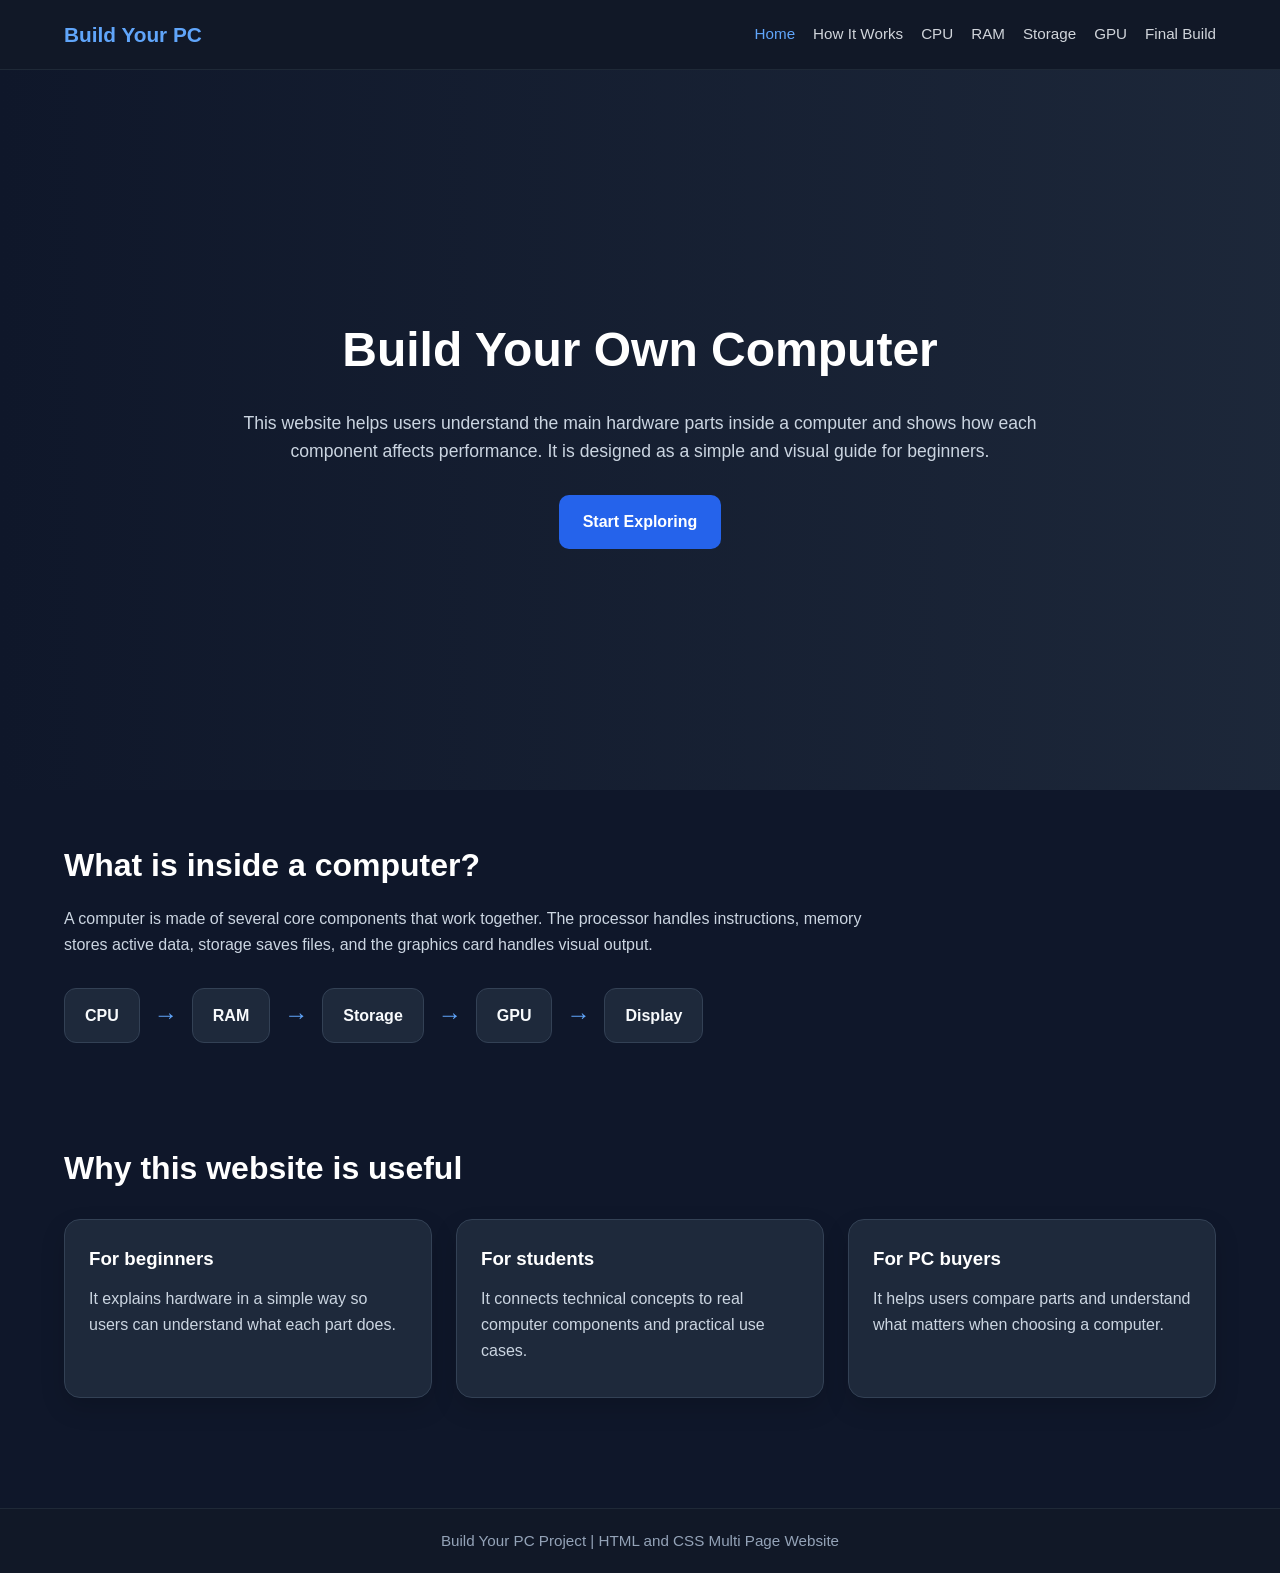
<file: index.html>
<!DOCTYPE html>
<html lang="en">
<head>
  <meta charset="UTF-8" />
  <meta name="viewport" content="width=device-width, initial-scale=1.0" />
  <title>Build Your PC | Home</title>
  <link rel="stylesheet" href="style.css" />
</head>
<body>
  <nav class="navbar">
    <div class="nav-container">
      <div class="logo">Build Your PC</div>
      <div class="nav-links">
        <a href="index.html" class="active">Home</a>
        <a href="how-it-works.html">How It Works</a>
        <a href="cpu.html">CPU</a>
        <a href="ram.html">RAM</a>
        <a href="storage.html">Storage</a>
        <a href="gpu.html">GPU</a>
        <a href="build.html">Final Build</a>
      </div>
    </div>
  </nav>

  <section class="hero">
    <div class="hero-content">
      <h1>Build Your Own Computer</h1>
      <p>
        This website helps users understand the main hardware parts inside a computer
        and shows how each component affects performance. It is designed as a simple
        and visual guide for beginners.
      </p>
      <a href="how-it-works.html" class="btn">Start Exploring</a>
    </div>
  </section>

  <section class="container">
    <h2 class="section-title">What is inside a computer?</h2>
    <p class="section-text">
      A computer is made of several core components that work together. The processor
      handles instructions, memory stores active data, storage saves files, and the
      graphics card handles visual output.
    </p>

    <div class="flow">
      <div class="flow-box">CPU</div>
      <div class="flow-arrow">→</div>
      <div class="flow-box">RAM</div>
      <div class="flow-arrow">→</div>
      <div class="flow-box">Storage</div>
      <div class="flow-arrow">→</div>
      <div class="flow-box">GPU</div>
      <div class="flow-arrow">→</div>
      <div class="flow-box">Display</div>
    </div>
  </section>

  <section class="container">
    <h2 class="section-title">Why this website is useful</h2>
    <div class="card-grid">
      <div class="card">
        <h3>For beginners</h3>
        <p>
          It explains hardware in a simple way so users can understand what each part does.
        </p>
      </div>
      <div class="card">
        <h3>For students</h3>
        <p>
          It connects technical concepts to real computer components and practical use cases.
        </p>
      </div>
      <div class="card">
        <h3>For PC buyers</h3>
        <p>
          It helps users compare parts and understand what matters when choosing a computer.
        </p>
      </div>
    </div>
  </section>

  <footer>
    <div class="footer-container">
      Build Your PC Project | HTML and CSS Multi Page Website
    </div>
  </footer>
  <script src="script.js"></script>
</body>
</html>
</file>
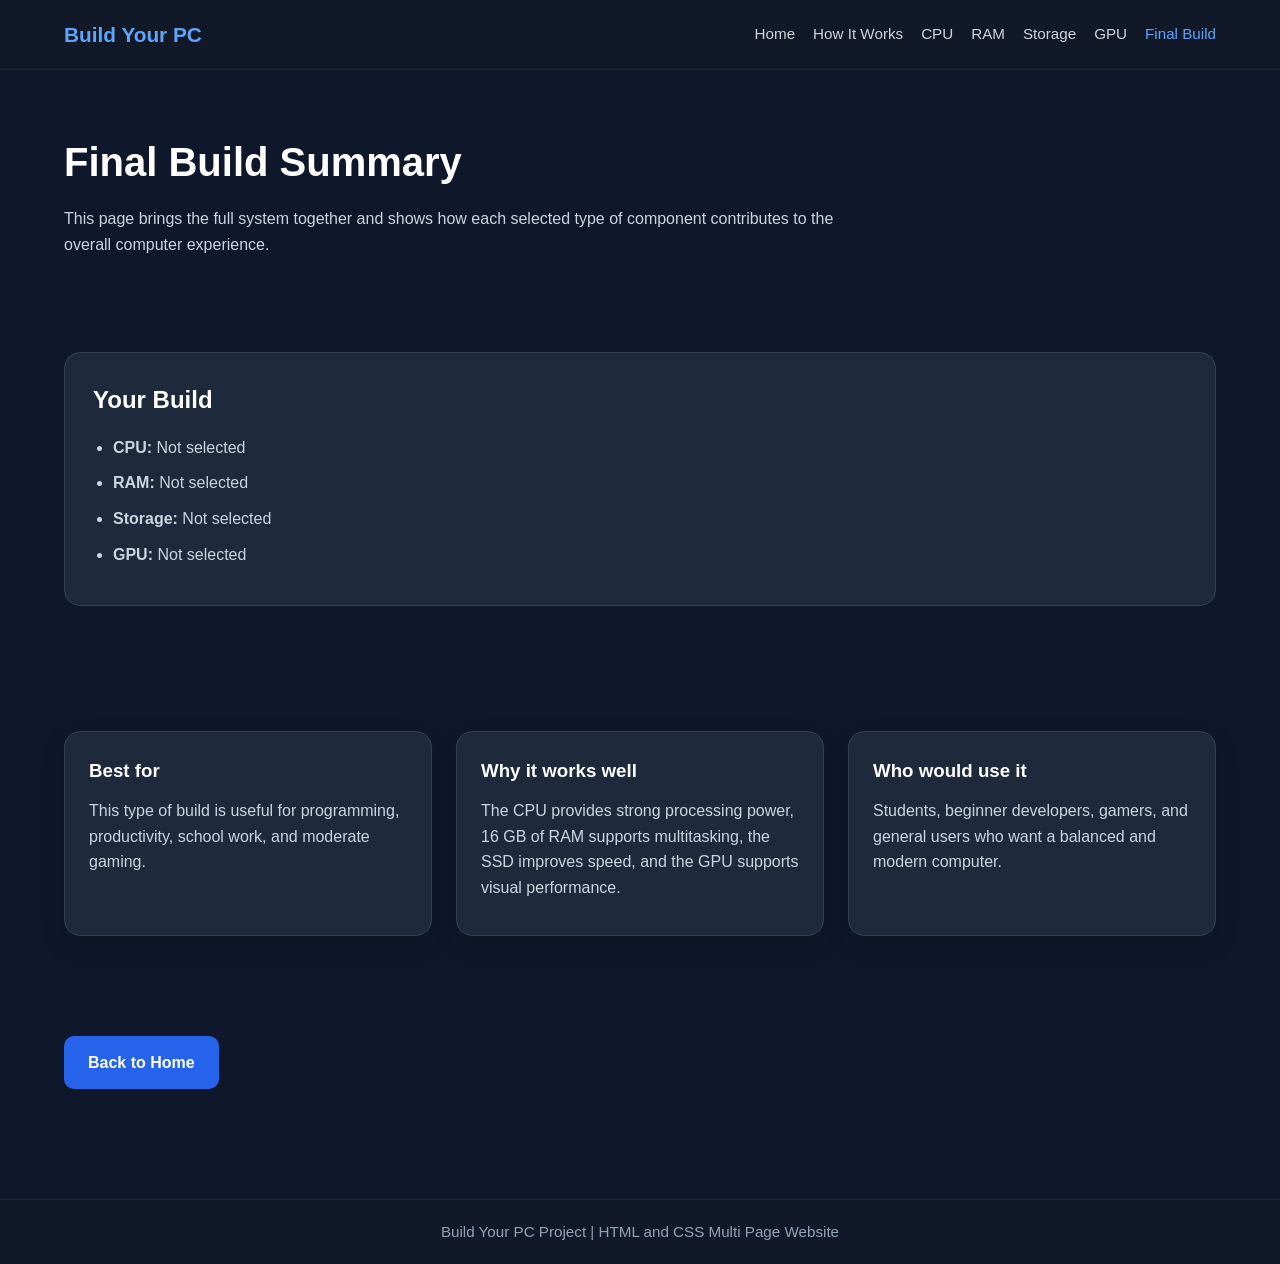
<file: build.html>
<!DOCTYPE html>
<html lang="en">
<head>
  <meta charset="UTF-8" />
  <meta name="viewport" content="width=device-width, initial-scale=1.0" />
  <title>Build Your PC | Final Build</title>
  <link rel="stylesheet" href="style.css" />
</head>
<body onload="loadBuild()">
  <nav class="navbar">
    <div class="nav-container">
      <div class="logo">Build Your PC</div>
      <div class="nav-links">
        <a href="index.html">Home</a>
        <a href="how-it-works.html">How It Works</a>
        <a href="cpu.html">CPU</a>
        <a href="ram.html">RAM</a>
        <a href="storage.html">Storage</a>
        <a href="gpu.html">GPU</a>
        <a href="build.html" class="active">Final Build</a>
      </div>
    </div>
  </nav>

  <section class="container page-header">
    <h1>Final Build Summary</h1>
    <p>
      This page brings the full system together and shows how each selected type of
      component contributes to the overall computer experience.
    </p>
  </section>

  <section class="container">
    <div class="summary-box">
      <h2>Your Build</h2>
      <ul>
        <li><strong>CPU:</strong> <span id="cpu-result"></span></li>
        <li><strong>RAM:</strong> <span id="ram-result"></span></li>
        <li><strong>Storage:</strong> <span id="storage-result"></span></li>
        <li><strong>GPU:</strong> <span id="gpu-result"></span></li>
      </ul>
    </div>
  </section>

  <section class="container">
    <div class="card-grid">
      <div class="card">
        <h3>Best for</h3>
        <p>
          This type of build is useful for programming, productivity, school work, and
          moderate gaming.
        </p>
      </div>

      <div class="card">
        <h3>Why it works well</h3>
        <p>
          The CPU provides strong processing power, 16 GB of RAM supports multitasking,
          the SSD improves speed, and the GPU supports visual performance.
        </p>
      </div>

      <div class="card">
        <h3>Who would use it</h3>
        <p>
          Students, beginner developers, gamers, and general users who want a balanced
          and modern computer.
        </p>
      </div>
    </div>
  </section>

  <section class="container">
    <a href="index.html" class="btn">Back to Home</a>
  </section>

  <footer>
    <div class="footer-container">
      Build Your PC Project | HTML and CSS Multi Page Website
    </div>
  </footer>
  <script src="script.js"></script>
</body>
</html>
</file>
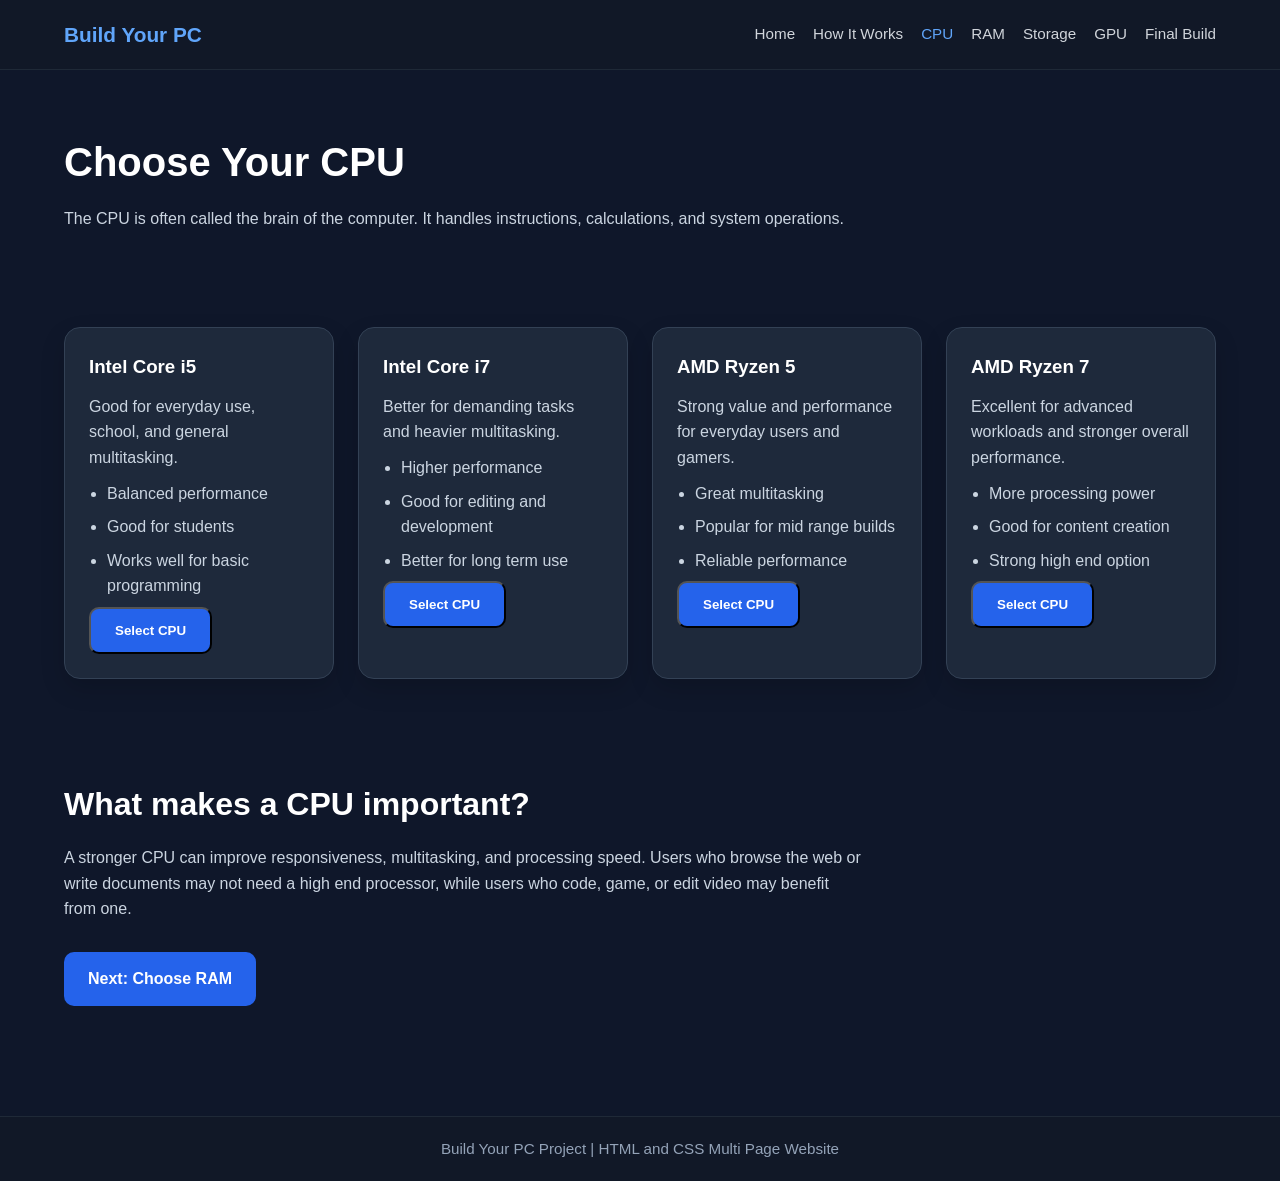
<file: cpu.html>
<!DOCTYPE html>
<html lang="en">
<head>
  <meta charset="UTF-8" />
  <meta name="viewport" content="width=device-width, initial-scale=1.0" />
  <title>Build Your PC | CPU</title>
  <link rel="stylesheet" href="style.css" />
</head>

<body>

<nav class="navbar">
  <div class="nav-container">
    <div class="logo">Build Your PC</div>

    <div class="nav-links">
      <a href="index.html">Home</a>
      <a href="how-it-works.html">How It Works</a>
      <a href="cpu.html" class="active">CPU</a>
      <a href="ram.html">RAM</a>
      <a href="storage.html">Storage</a>
      <a href="gpu.html">GPU</a>
      <a href="build.html">Final Build</a>
    </div>
  </div>
</nav>


<section class="container page-header">
  <h1>Choose Your CPU</h1>
  <p>
    The CPU is often called the brain of the computer. It handles instructions,
    calculations, and system operations.
  </p>
</section>


<section class="container">

  <div class="card-grid">

    <div class="card">
      <h3>Intel Core i5</h3>
      <p>Good for everyday use, school, and general multitasking.</p>

      <ul>
        <li>Balanced performance</li>
        <li>Good for students</li>
        <li>Works well for basic programming</li>
      </ul>

      <button class="btn"
      onclick="selectPart('cpu','Intel Core i5')">
      Select CPU
      </button>

    </div>


    <div class="card">
      <h3>Intel Core i7</h3>
      <p>Better for demanding tasks and heavier multitasking.</p>

      <ul>
        <li>Higher performance</li>
        <li>Good for editing and development</li>
        <li>Better for long term use</li>
      </ul>

      <button class="btn"
      onclick="selectPart('cpu','Intel Core i7')">
      Select CPU
      </button>

    </div>


    <div class="card">
      <h3>AMD Ryzen 5</h3>
      <p>Strong value and performance for everyday users and gamers.</p>

      <ul>
        <li>Great multitasking</li>
        <li>Popular for mid range builds</li>
        <li>Reliable performance</li>
      </ul>

      <button class="btn"
      onclick="selectPart('cpu','AMD Ryzen 5')">
      Select CPU
      </button>

    </div>


    <div class="card">
      <h3>AMD Ryzen 7</h3>
      <p>Excellent for advanced workloads and stronger overall performance.</p>

      <ul>
        <li>More processing power</li>
        <li>Good for content creation</li>
        <li>Strong high end option</li>
      </ul>

      <button class="btn"
      onclick="selectPart('cpu','AMD Ryzen 7')">
      Select CPU
      </button>

    </div>

  </div>

</section>


<section class="container">

  <h2 class="section-title">What makes a CPU important?</h2>

  <p class="section-text">
    A stronger CPU can improve responsiveness, multitasking, and processing speed.
    Users who browse the web or write documents may not need a high end processor,
    while users who code, game, or edit video may benefit from one.
  </p>

  <a href="ram.html" class="btn">Next: Choose RAM</a>

</section>


<footer>
  <div class="footer-container">
    Build Your PC Project | HTML and CSS Multi Page Website
  </div>
</footer>


<script src="script.js"></script>

</body>
</html>
</file>
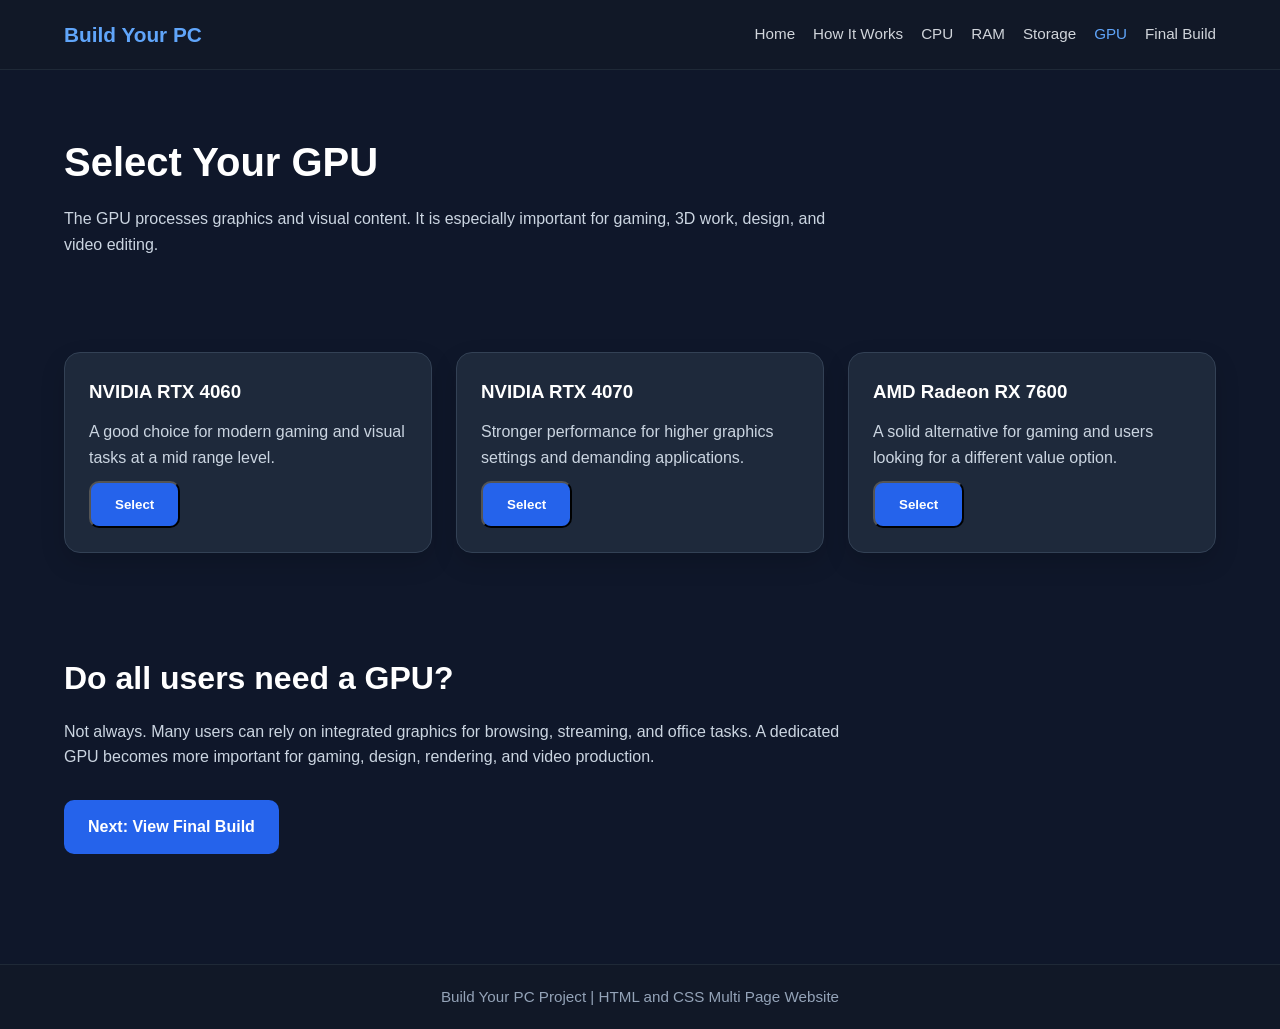
<file: gpu.html>
<!DOCTYPE html>
<html lang="en">
<head>
  <meta charset="UTF-8" />
  <meta name="viewport" content="width=device-width, initial-scale=1.0" />
  <title>Build Your PC | GPU</title>
  <link rel="stylesheet" href="style.css" />
</head>

<body>

<nav class="navbar">
  <div class="nav-container">
    <div class="logo">Build Your PC</div>

    <div class="nav-links">
      <a href="index.html">Home</a>
      <a href="how-it-works.html">How It Works</a>
      <a href="cpu.html">CPU</a>
      <a href="ram.html">RAM</a>
      <a href="storage.html">Storage</a>
      <a href="gpu.html" class="active">GPU</a>
      <a href="build.html">Final Build</a>
    </div>
  </div>
</nav>


<section class="container page-header">
  <h1>Select Your GPU</h1>
  <p>
    The GPU processes graphics and visual content. It is especially important for gaming,
    3D work, design, and video editing.
  </p>
</section>


<section class="container">

  <div class="card-grid">

    <div class="card">
      <h3>NVIDIA RTX 4060</h3>
      <p>A good choice for modern gaming and visual tasks at a mid range level.</p>

      <button class="btn"
      onclick="selectPart('gpu','RTX 4060')">
      Select
      </button>

    </div>


    <div class="card">
      <h3>NVIDIA RTX 4070</h3>
      <p>Stronger performance for higher graphics settings and demanding applications.</p>

      <button class="btn"
      onclick="selectPart('gpu','RTX 4070')">
      Select
      </button>

    </div>


    <div class="card">
      <h3>AMD Radeon RX 7600</h3>
      <p>A solid alternative for gaming and users looking for a different value option.</p>

      <button class="btn"
      onclick="selectPart('gpu','RX 7600')">
      Select
      </button>

    </div>

  </div>

</section>


<section class="container">

  <h2 class="section-title">Do all users need a GPU?</h2>

  <p class="section-text">
    Not always. Many users can rely on integrated graphics for browsing, streaming, and
    office tasks. A dedicated GPU becomes more important for gaming, design, rendering,
    and video production.
  </p>

  <a href="build.html" class="btn">Next: View Final Build</a>

</section>


<footer>
  <div class="footer-container">
    Build Your PC Project | HTML and CSS Multi Page Website
  </div>
</footer>


<script src="script.js"></script>

</body>
</html>
</file>
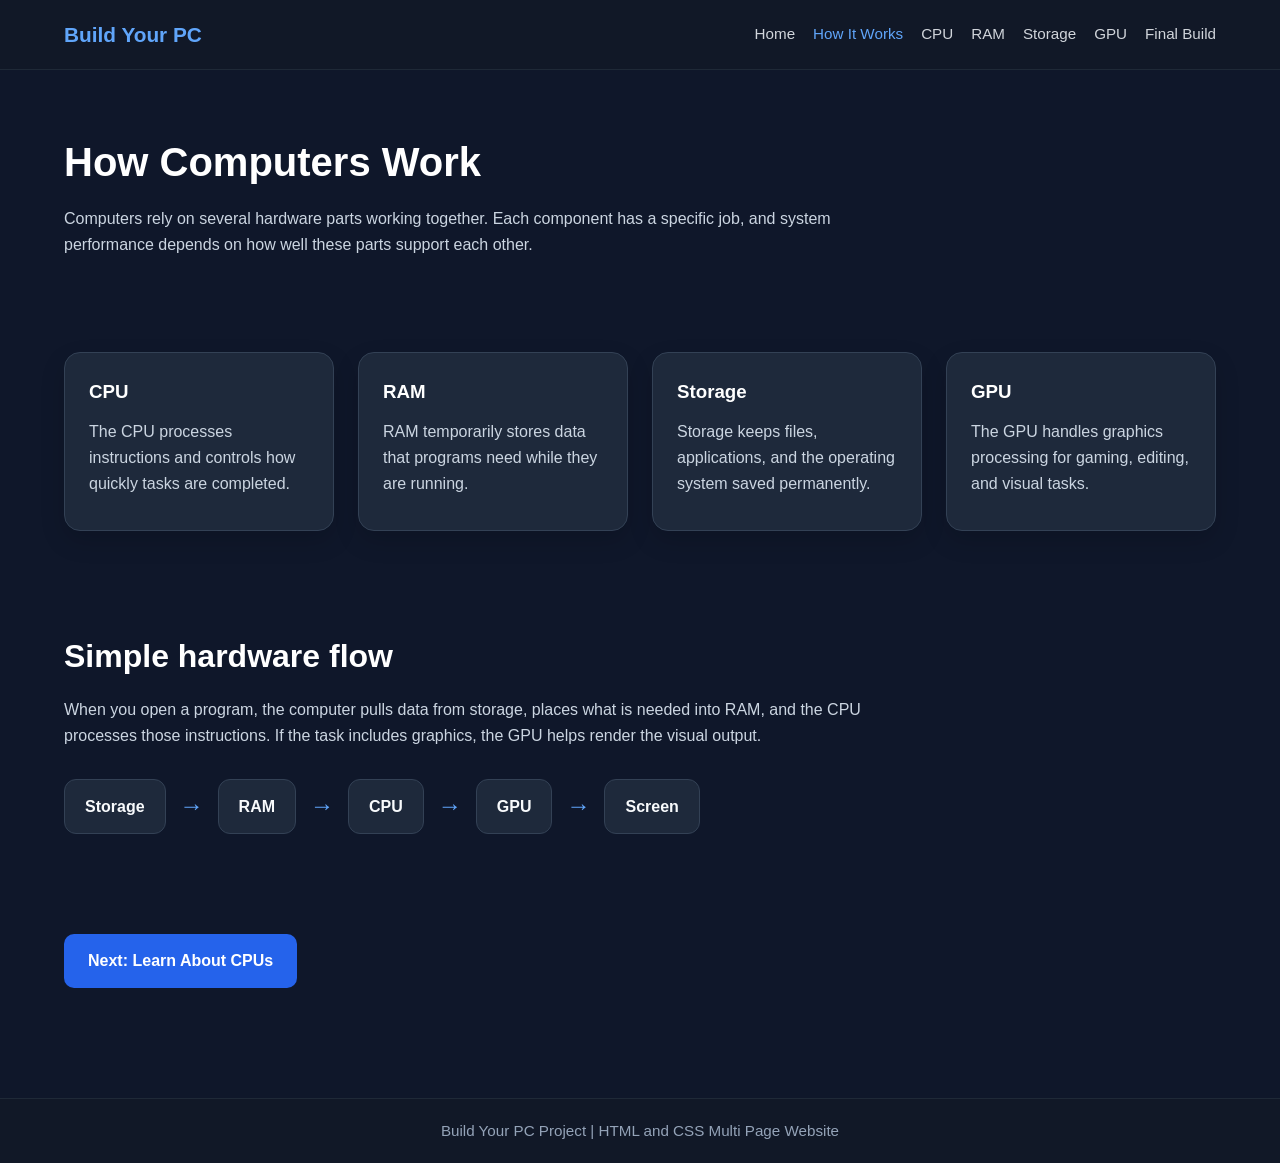
<file: how-it-works.html>
<!DOCTYPE html>
<html lang="en">
<head>
  <meta charset="UTF-8" />
  <meta name="viewport" content="width=device-width, initial-scale=1.0" />
  <title>Build Your PC | How It Works</title>
  <link rel="stylesheet" href="style.css" />
</head>
<body>
  <nav class="navbar">
    <div class="nav-container">
      <div class="logo">Build Your PC</div>
      <div class="nav-links">
        <a href="index.html">Home</a>
        <a href="how-it-works.html" class="active">How It Works</a>
        <a href="cpu.html">CPU</a>
        <a href="ram.html">RAM</a>
        <a href="storage.html">Storage</a>
        <a href="gpu.html">GPU</a>
        <a href="build.html">Final Build</a>
      </div>
    </div>
  </nav>

  <section class="container page-header">
    <h1>How Computers Work</h1>
    <p>
      Computers rely on several hardware parts working together. Each component has a
      specific job, and system performance depends on how well these parts support each other.
    </p>
  </section>

  <section class="container">
    <div class="card-grid">
      <div class="card">
        <h3>CPU</h3>
        <p>
          The CPU processes instructions and controls how quickly tasks are completed.
        </p>
      </div>
      <div class="card">
        <h3>RAM</h3>
        <p>
          RAM temporarily stores data that programs need while they are running.
        </p>
      </div>
      <div class="card">
        <h3>Storage</h3>
        <p>
          Storage keeps files, applications, and the operating system saved permanently.
        </p>
      </div>
      <div class="card">
        <h3>GPU</h3>
        <p>
          The GPU handles graphics processing for gaming, editing, and visual tasks.
        </p>
      </div>
    </div>
  </section>

  <section class="container">
    <h2 class="section-title">Simple hardware flow</h2>
    <p class="section-text">
      When you open a program, the computer pulls data from storage, places what is needed
      into RAM, and the CPU processes those instructions. If the task includes graphics,
      the GPU helps render the visual output.
    </p>

    <div class="flow">
      <div class="flow-box">Storage</div>
      <div class="flow-arrow">→</div>
      <div class="flow-box">RAM</div>
      <div class="flow-arrow">→</div>
      <div class="flow-box">CPU</div>
      <div class="flow-arrow">→</div>
      <div class="flow-box">GPU</div>
      <div class="flow-arrow">→</div>
      <div class="flow-box">Screen</div>
    </div>
  </section>

  <section class="container">
    <a href="cpu.html" class="btn">Next: Learn About CPUs</a>
  </section>

  <footer>
    <div class="footer-container">
      Build Your PC Project | HTML and CSS Multi Page Website
    </div>
  </footer>
  <script src="script.js"></script>
</body>
</html>
</file>
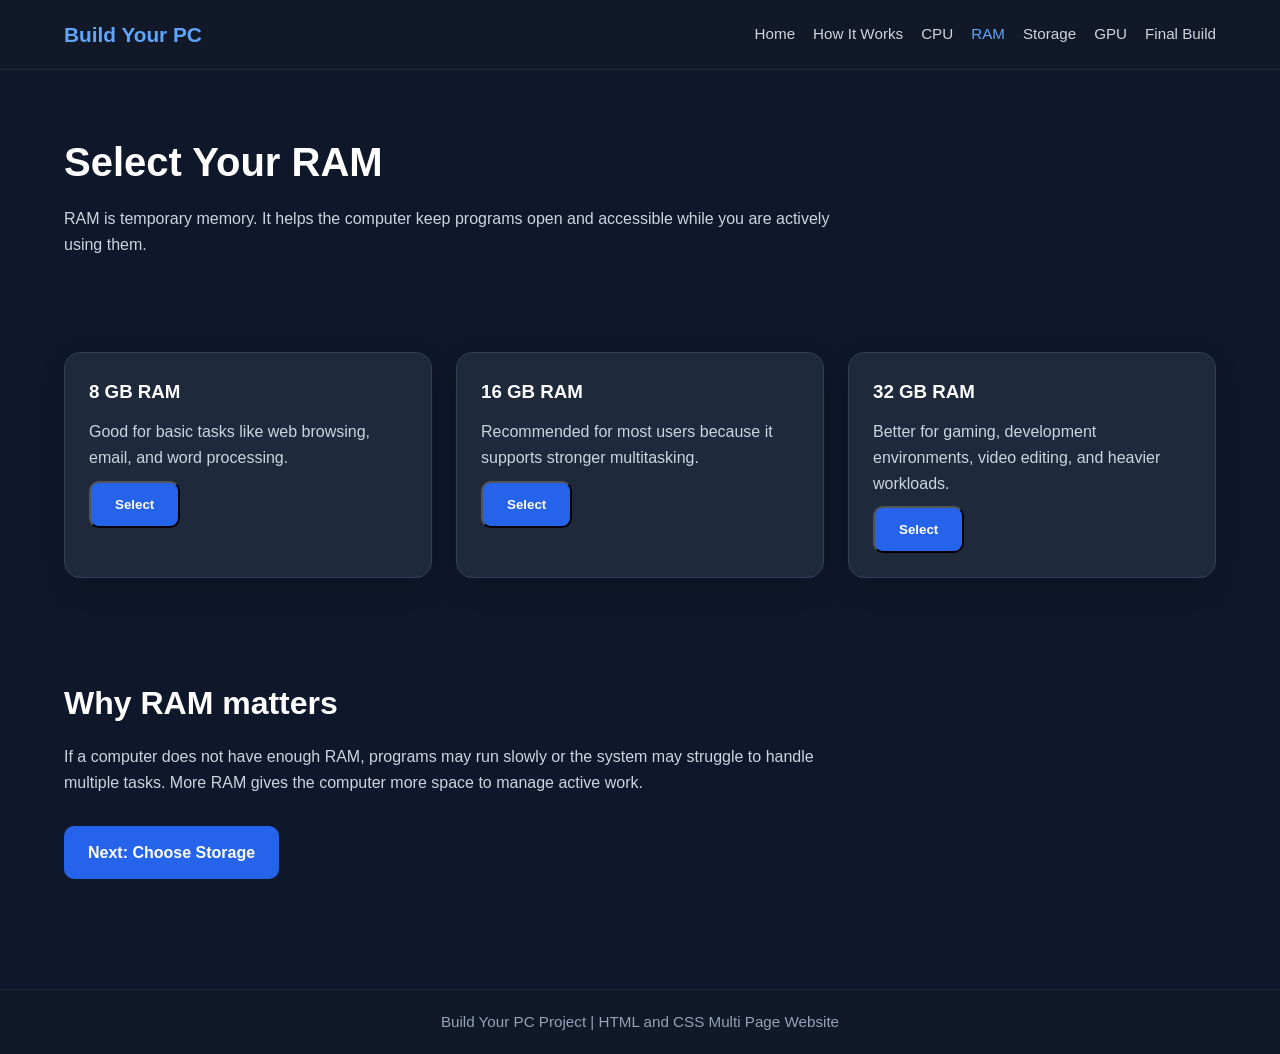
<file: ram.html>
<!DOCTYPE html>
<html lang="en">
<head>
  <meta charset="UTF-8" />
  <meta name="viewport" content="width=device-width, initial-scale=1.0" />
  <title>Build Your PC | RAM</title>
  <link rel="stylesheet" href="style.css" />
</head>
<body>

<nav class="navbar">
  <div class="nav-container">
    <div class="logo">Build Your PC</div>

    <div class="nav-links">
      <a href="index.html">Home</a>
      <a href="how-it-works.html">How It Works</a>
      <a href="cpu.html">CPU</a>
      <a href="ram.html" class="active">RAM</a>
      <a href="storage.html">Storage</a>
      <a href="gpu.html">GPU</a>
      <a href="build.html">Final Build</a>
    </div>
  </div>
</nav>


<section class="container page-header">
  <h1>Select Your RAM</h1>
  <p>
    RAM is temporary memory. It helps the computer keep programs open and accessible
    while you are actively using them.
  </p>
</section>


<section class="container">

  <div class="card-grid">

    <div class="card">
      <h3>8 GB RAM</h3>
      <p>Good for basic tasks like web browsing, email, and word processing.</p>

      <button class="btn"
      onclick="selectPart('ram','8GB')">
      Select
      </button>

    </div>


    <div class="card">
      <h3>16 GB RAM</h3>
      <p>Recommended for most users because it supports stronger multitasking.</p>

      <button class="btn"
      onclick="selectPart('ram','16GB')">
      Select
      </button>

    </div>


    <div class="card">
      <h3>32 GB RAM</h3>
      <p>Better for gaming, development environments, video editing, and heavier workloads.</p>

      <button class="btn"
      onclick="selectPart('ram','32GB')">
      Select
      </button>

    </div>

  </div>

</section>


<section class="container">

  <h2 class="section-title">Why RAM matters</h2>

  <p class="section-text">
    If a computer does not have enough RAM, programs may run slowly or the system may
    struggle to handle multiple tasks. More RAM gives the computer more space to manage
    active work.
  </p>

  <a href="storage.html" class="btn">Next: Choose Storage</a>

</section>


<footer>
  <div class="footer-container">
    Build Your PC Project | HTML and CSS Multi Page Website
  </div>
</footer>


<script src="script.js"></script>

</body>
</html>
</file>
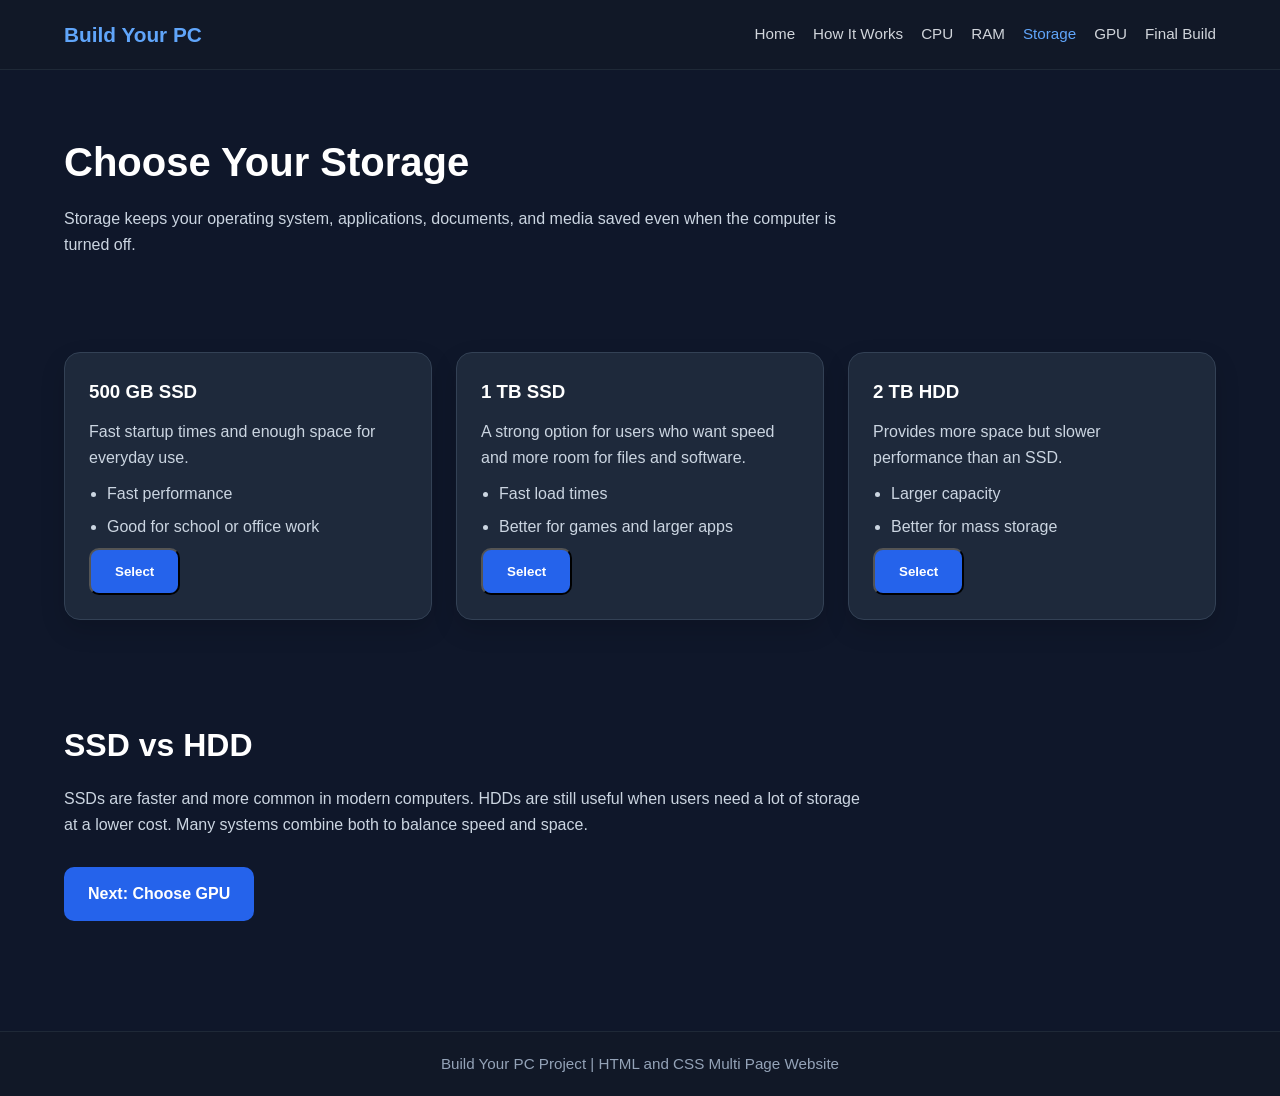
<file: storage.html>
<!DOCTYPE html>
<html lang="en">
<head>
  <meta charset="UTF-8" />
  <meta name="viewport" content="width=device-width, initial-scale=1.0" />
  <title>Build Your PC | Storage</title>
  <link rel="stylesheet" href="style.css" />
</head>

<body>

<nav class="navbar">
  <div class="nav-container">
    <div class="logo">Build Your PC</div>

    <div class="nav-links">
      <a href="index.html">Home</a>
      <a href="how-it-works.html">How It Works</a>
      <a href="cpu.html">CPU</a>
      <a href="ram.html">RAM</a>
      <a href="storage.html" class="active">Storage</a>
      <a href="gpu.html">GPU</a>
      <a href="build.html">Final Build</a>
    </div>
  </div>
</nav>


<section class="container page-header">
  <h1>Choose Your Storage</h1>
  <p>
    Storage keeps your operating system, applications, documents, and media saved even
    when the computer is turned off.
  </p>
</section>


<section class="container">

  <div class="card-grid">

    <div class="card">
      <h3>500 GB SSD</h3>
      <p>Fast startup times and enough space for everyday use.</p>

      <ul>
        <li>Fast performance</li>
        <li>Good for school or office work</li>
      </ul>

      <button class="btn"
      onclick="selectPart('storage','500GB SSD')">
      Select
      </button>

    </div>


    <div class="card">
      <h3>1 TB SSD</h3>
      <p>A strong option for users who want speed and more room for files and software.</p>

      <ul>
        <li>Fast load times</li>
        <li>Better for games and larger apps</li>
      </ul>

      <button class="btn"
      onclick="selectPart('storage','1TB SSD')">
      Select
      </button>

    </div>


    <div class="card">
      <h3>2 TB HDD</h3>
      <p>Provides more space but slower performance than an SSD.</p>

      <ul>
        <li>Larger capacity</li>
        <li>Better for mass storage</li>
      </ul>

      <button class="btn"
      onclick="selectPart('storage','2TB HDD')">
      Select
      </button>

    </div>

  </div>

</section>


<section class="container">

  <h2 class="section-title">SSD vs HDD</h2>

  <p class="section-text">
    SSDs are faster and more common in modern computers. HDDs are still useful when users
    need a lot of storage at a lower cost. Many systems combine both to balance speed and space.
  </p>

  <a href="gpu.html" class="btn">Next: Choose GPU</a>

</section>


<footer>
  <div class="footer-container">
    Build Your PC Project | HTML and CSS Multi Page Website
  </div>
</footer>


<script src="script.js"></script>

</body>
</html>
</file>
<file: style.css>
/* Reset */
* {
  margin: 0;
  padding: 0;
  box-sizing: border-box;
}

body {
  font-family: Arial, Helvetica, sans-serif;
  background-color: #0f172a;
  color: #e5e7eb;
  line-height: 1.6;
}

a {
  text-decoration: none;
  color: inherit;
}

img {
  max-width: 100%;
  display: block;
}

/* Navbar */
.navbar {
  background-color: #111827;
  border-bottom: 1px solid #1f2937;
  position: sticky;
  top: 0;
  z-index: 1000;
}

.nav-container {
  width: 90%;
  max-width: 1200px;
  margin: auto;
  padding: 18px 0;
  display: flex;
  justify-content: space-between;
  align-items: center;
}

.logo {
  font-size: 1.3rem;
  font-weight: bold;
  color: #60a5fa;
}

.nav-links {
  display: flex;
  gap: 18px;
  flex-wrap: wrap;
}

.nav-links a {
  color: #d1d5db;
  font-size: 0.95rem;
  transition: 0.3s;
}

.nav-links a:hover,
.nav-links a.active {
  color: #60a5fa;
}

/* General Layout */
.container {
  width: 90%;
  max-width: 1200px;
  margin: auto;
  padding: 50px 0;
}

.hero {
  min-height: 80vh;
  display: flex;
  align-items: center;
  justify-content: center;
  background: linear-gradient(to right, rgba(15, 23, 42, 0.92), rgba(30, 41, 59, 0.9));
  text-align: center;
  padding: 40px 20px;
}

.hero-content {
  max-width: 800px;
}

.hero h1 {
  font-size: 3rem;
  color: #ffffff;
  margin-bottom: 20px;
}

.hero p {
  font-size: 1.1rem;
  color: #cbd5e1;
  margin-bottom: 30px;
}

.btn {
  display: inline-block;
  background-color: #2563eb;
  color: white;
  padding: 14px 24px;
  border-radius: 10px;
  font-weight: bold;
  transition: 0.3s;
}

.btn:hover {
  background-color: #1d4ed8;
}

.section-title {
  font-size: 2rem;
  color: #ffffff;
  margin-bottom: 15px;
}

.section-text {
  color: #cbd5e1;
  margin-bottom: 30px;
  max-width: 800px;
}

/* Cards */
.card-grid {
  display: grid;
  grid-template-columns: repeat(auto-fit, minmax(260px, 1fr));
  gap: 24px;
  margin-top: 25px;
}

.card {
  background-color: #1e293b;
  padding: 24px;
  border-radius: 16px;
  border: 1px solid #334155;
  box-shadow: 0 10px 25px rgba(0, 0, 0, 0.15);
  transition: 0.3s;
}

.card:hover {
  transform: translateY(-5px);
  border-color: #60a5fa;
}

.card h3 {
  color: #ffffff;
  margin-bottom: 12px;
}

.card p {
  color: #cbd5e1;
  margin-bottom: 10px;
}

.card ul {
  padding-left: 18px;
  color: #cbd5e1;
}

.card ul li {
  margin-bottom: 8px;
}

/* Diagram / flow */
.flow {
  display: flex;
  flex-wrap: wrap;
  gap: 14px;
  margin-top: 25px;
  align-items: center;
}

.flow-box {
  background-color: #1e293b;
  border: 1px solid #334155;
  padding: 14px 20px;
  border-radius: 12px;
  color: #f8fafc;
  font-weight: bold;
}

.flow-arrow {
  color: #60a5fa;
  font-size: 1.5rem;
  font-weight: bold;
}

/* Page header */
.page-header {
  padding: 60px 0 20px;
}

.page-header h1 {
  font-size: 2.5rem;
  color: #ffffff;
  margin-bottom: 12px;
}

.page-header p {
  color: #cbd5e1;
  max-width: 800px;
}

/* Build summary */
.summary-box {
  background-color: #1e293b;
  border: 1px solid #334155;
  padding: 28px;
  border-radius: 16px;
  margin-top: 25px;
}

.summary-box h2 {
  margin-bottom: 15px;
  color: #ffffff;
}

.summary-box ul {
  padding-left: 20px;
}

.summary-box li {
  margin-bottom: 10px;
  color: #cbd5e1;
}

/* Footer */
footer {
  background-color: #111827;
  border-top: 1px solid #1f2937;
  margin-top: 60px;
}

.footer-container {
  width: 90%;
  max-width: 1200px;
  margin: auto;
  padding: 20px 0;
  text-align: center;
  color: #94a3b8;
  font-size: 0.95rem;
}

/* Responsive */
@media (max-width: 768px) {
  .hero h1 {
    font-size: 2.2rem;
  }

  .nav-container {
    flex-direction: column;
    gap: 14px;
  }

  .nav-links {
    justify-content: center;
  }

  .page-header h1 {
    font-size: 2rem;
  }
}
</file>
